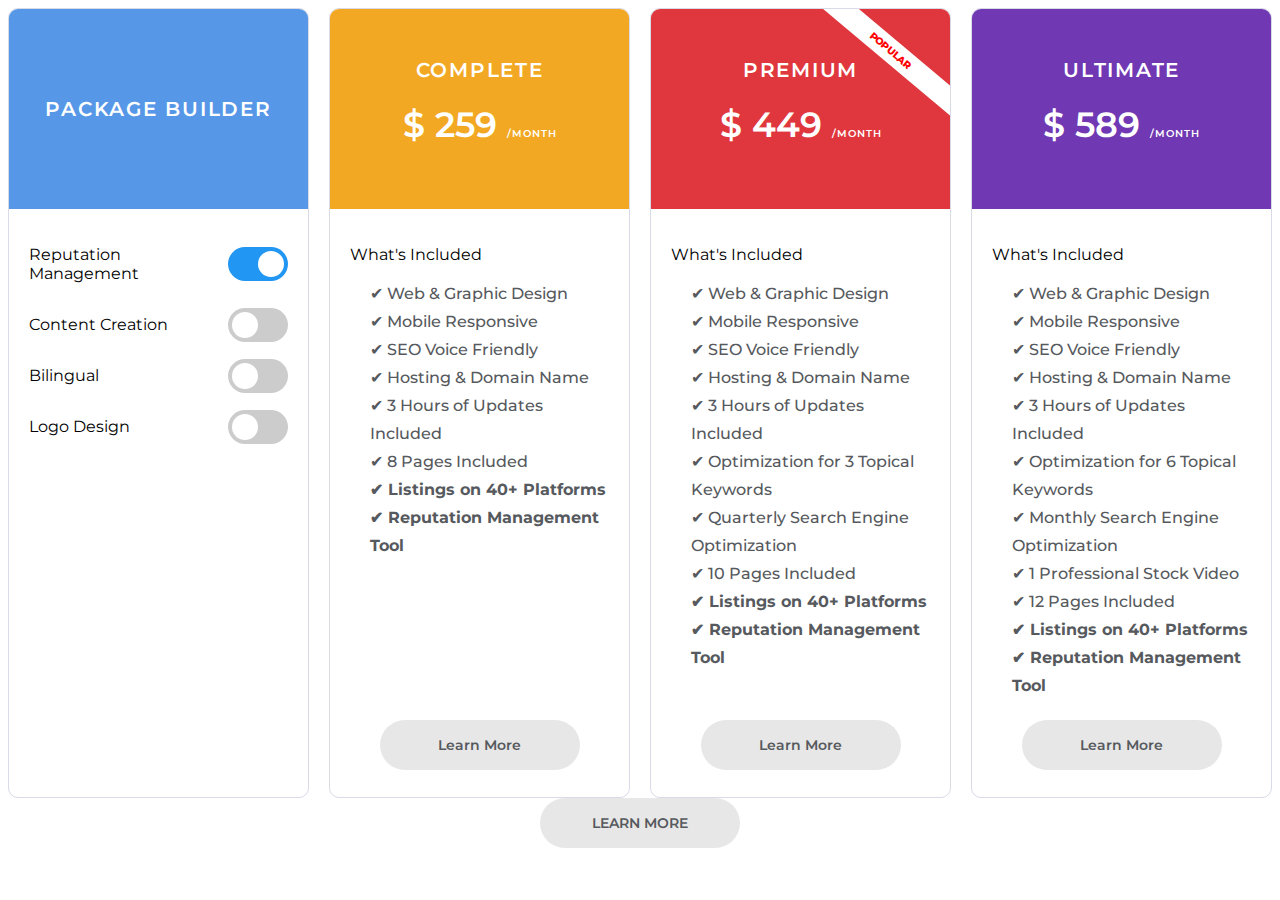
<file: index.html>
<html>
  <head>
    <meta charset="UTF-8">
    <link rel="stylesheet" type="text/css" href="styles.css">
  </head>
  <body>
  <link rel="preconnect" href="https://fonts.googleapis.com">
  <link rel="preconnect" href="https://fonts.gstatic.com" crossorigin>
  <link href="https://fonts.googleapis.com/css2?family=Montserrat:ital,wght@0,100;0,200;0,300;0,400;0,500;0,600;0,700;0,800;0,900;1,100;1,200;1,300;1,400;1,500;1,600;1,700;1,800;1,900&display=swap" rel="stylesheet">



  <!--------------------------- 
------------Write your comments here------------------
--------------------------------------------------------------->

<div class="Price-chart" id="chart">
  <div class="package builder" id="packageBuilder">
   <div class="title">
    <p>
     Package Builder
    </p>
   </div>
   <div class="content">
    <div class="toggle-container" id="checkbox-container">
     <!-- Rounded switch -->
     <div class="switch-container">
      <p>
       Reputation Management
      </p>
      <label class="switch">
       <input checked="" type="checkbox" name="rep-managment" id="myCheck" onclick="checkboxOne()" value="on">
       <span class="slider round">
       </span>
      </label>
     </div>
     <div class="switch-container">
      <p>
       Content Creation
      </p>
      <label class="switch">
       <input unchecked="" type="checkbox" name="content-creation" id="myCheck2" onclick="checkboxTwo()" value="on">
       <span class="slider round">
       </span>
      </label>
     </div>
     <div class="switch-container">
      <p>
       Bilingual
      </p>
      <label class="switch">
       <input type="checkbox" name="bilingual" value="50" id="myCheck3" onclick="checkboxThree()">
       <span class="slider round">
       </span>
      </label>
     </div>
     <div class="switch-container mobile-padding">
      <p>
       Logo Design
      </p>
      <label class="switch">
       <input type="checkbox" name="logo-design" value="25" id="myCheck4" onclick="checkboxFour()">
       <span class="slider round">
       </span>
      </label>
     </div>
    </div>
   </div>
  </div>
  <!--------------------------- 
------------Complete Package------------------
--------------------------------------------------------------->
  <div class="package one" id="package-one">
   <div class="title">
    <p>
     Complete
    </p>
    <p class="price">
     <span class="currency">
      $
     </span>
     <span class="amount-1">
      259
     </span>
     <span class="month">
      /month
     </span>
    </p>
   </div>
   <div class="content">
    <p>
     What's Included
    </p>
    <ul>
     <li>
      ✔ Web &amp; Graphic Design
     </li>
     <li>
      ✔ Mobile Responsive
     </li>
     <li>
      ✔ SEO Voice Friendly
     </li>
     <li>
      ✔ Hosting &amp; Domain Name
     </li>
     <li>
      ✔ 3 Hours of Updates Included
     </li>
     <li>
      ✔ 8 Pages Included
     </li>
     <li id="Platforms-1" style="display:list-item">
      ✔ Listings on 40+ Platforms
     </li>
     <li id="rep-1" style="display:list-item">
      ✔ Reputation Management Tool
     </li>
     <li id="con-1" style="display:none">
      ✔ Professional Content Creation
     </li>
     <li id="bi-1" style="display:none">
      ✔ In-house Website Translation
     </li>
     <li id="logo-1" style="display:none">
      ✔ New Logo or Modernization
     </li>
     <li id="logo-4" style="display:none">
      ✔ Logo Retracing
     </li>
    </ul>
   </div>
   <a href="/business-website-packages" class="cta-btn">
    Learn More
   </a>
  </div>
  <!--------------------------- 
------------Premium Package------------------
--------------------------------------------------------------->
  <div class="package two">
   <div class="title">
    <p>
     Premium
    </p>
    <div class="ctSpecialTag">
     <div class="ctSpecialTagText">
      POPULAR
     </div>
    </div>
    <p class="price">
     <span class="currency">
      $
     </span>
     <span class="amount-2">
      449
     </span>
     <span class="month">
      /month
     </span>
    </p>
   </div>
   <div class="content">
    <p>
     What's Included
    </p>
    <ul>
     <li>
      ✔ Web &amp; Graphic Design
     </li>
     <li>
      ✔ Mobile Responsive
     </li>
     <li>
      ✔ SEO Voice Friendly
     </li>
     <li>
      ✔ Hosting &amp; Domain Name
     </li>
     <li>
      ✔ 3 Hours of Updates Included
     </li>
     <li>
      ✔ Optimization for 3 Topical Keywords
     </li>
     <li>
      ✔ Quarterly Search Engine Optimization
     </li>
     <li>
      ✔ 10 Pages Included
     </li>
     <li id="Platforms-2" style="display:list-item">
      ✔ Listings on 40+ Platforms
     </li>
     <li id="rep-2">
      ✔ Reputation Management Tool
     </li>
     <li id="con-2" style="display:none">
      ✔ Professional Content Creation
     </li>
     <li id="con-v4" style="display:none">
      ✔ SEO-friendly Website Content
     </li>
     <li id="bi-2" style="display:none">
      ✔ In-house Website Translation
     </li>
     <li id="logo-2" style="display:none">
      ✔ New Logo or Modernization
     </li>
     <li id="logo-5" style="display:none">
      ✔ Logo Retracing
     </li>
    </ul>
   </div>
   <a href="/business-website-packages" class="cta-btn">
    Learn More
   </a>
  </div>
  <!--------------------------- 
------------Ultimate Package------------------
--------------------------------------------------------------->
  <div class="package three" id="lastBox">
   <div class="title">
    <p>
     Ultimate
    </p>
    <p class="price">
     <span class="currency">
      $
     </span>
     <span class="amount-3">
      589
     </span>
     <span class="month">
      /month
     </span>
    </p>
   </div>
   <div class="content">
    <p>
     What's Included
    </p>
    <ul>
     <li>
      ✔ Web &amp; Graphic Design
     </li>
     <li>
      ✔ Mobile Responsive
     </li>
     <li>
      ✔ SEO Voice Friendly
     </li>
     <li>
      ✔ Hosting &amp; Domain Name
     </li>
     <li>
      ✔ 3 Hours of Updates Included
     </li>
     <li>
      ✔ Optimization for 6 Topical Keywords
     </li>
     <li>
      ✔ Monthly Search Engine Optimization
     </li>
     <li>
      ✔ 1 Professional Stock Video
     </li>
     <li>
      ✔ 12 Pages Included
     </li>
     <li id="Platforms-3" style="display:list-item">
      ✔ Listings on 40+ Platforms
     </li>
     <li id="rep-3">
      ✔ Reputation Management Tool
     </li>
     <li id="con-3" style="display:none">
      ✔ Professional Content Creation
     </li>
     <li id="con-v5" style="display:none">
      ✔ SEO-friendly Website Content
     </li>
     <li id="bi-3" style="display:none">
      ✔ In-house Website Translation
     </li>
     <li id="logo-3" style="display:none">
      ✔ New Logo or Modernization
     </li>
     <li id="logo-6" style="display:none">
      ✔ Logo Retracing
     </li>
    </ul>
   </div>
   <a href="/business-website-packages" class="cta-btn">
    Learn More
   </a>
  </div>
 </div>
  


  </body>
  <script src="script.js"></script>
</html>




<a value="learn-more-en" label="" type="popup" href="/learn-more-en" raw_url="/site/b65d39dc/learn-more-en?nee=true&amp;ed=true&amp;showOriginal=true&amp;preview=true&amp;dm_try_mode=true&amp;dm_checkSync=1" popup_target="learn-more-en" link_type="popup" class="cta-btn">
  
  
  
  
  <span class="text">LEARN MORE</span> 
</a>
</file>
<file: styles.css>
/* ADD CUSTOM CSS TO THE PAGE - THIS AFFECTS ALL DEVICES */
.Price-chart {
  display: flex;
  width: 100%;
  flex-direction: row;
  justify-content: center;
  align-items: stretch;
  gap: 20px;
}
.package {
  border-radius: 10px;
  border: 1px solid #d8dae5;
  overflow: hidden;
  display: flex;
  flex-direction: column;
  flex: 1;
}

.title {
  text-align: center;
  position: relative;
  text-transform: uppercase;
  color: #fff;
  min-height: 200px;
  display: flex;
  justify-content: center;
  align-items: center;
  flex-direction: column;
  align-content: center;
}
.title p {
  font-size: 20px;
  font-weight: 600;
  letter-spacing: 1.75px;
  line-height: 0;
}
.title .price {
  font-size: 35px;
  font-weight: 600;
  letter-spacing: 0px;
}
.title .currency {
  letter-spacing: 0px;
}
.title .month {
  letter-spacing: 1px;
  font-size: 10px;
  font-weight: 600;
}
.builder .title {
  background: #5697e7;
}
.one .title {
  background: #f2a823;
}
.two .title {
  background: #df373d;
}
.three .title {
  background: #7038b3;
}
.content {
  display: flex;
  flex-direction: column;
  flex-grow: 1;
  padding: 20px;
  text-align: left;
}
p {
  font-family: 'Montserrat', sans-serif;
}
li {
  font-family: 'Montserrat', sans-serif;
  font-size: 16px !important;
  line-height: 28px;
  color: #56595d;
  font-weight: 500;
}
ul {
  padding-left: 20px;
  margin: 0;
  list-style: none;
}
#rep-1,
#rep-2,
#rep-3,
#con-1,
#con-2,
#con-3,
#con-v4,
#con-v5,
#bi-1,
#bi-2,
#bi-3,
#logo-1,
#logo-2,
#logo-3,
#logo-4,
#logo-5,
#logo-6,
#Platforms-1,
#Platforms-2,
#Platforms-3 {
  font-weight: bold !important;
}
.ctSpecialTag {
  position: absolute;
  left: 30%;
  top: 15%;
  width: 100%;
  display: flex;
  align-items: center;
  justify-content: center;
  transform: rotate(40deg);
}

.ctSpecialTagText {
  position: relative;
  color: rgba(255, 0, 0, 1);
  background-color: rgba(255, 255, 255, 1);
  padding: 5px;
  display: block;
  width: 100%;
  height: auto;
  font-family: Montserrat;
  font-weight: 800;
  font-size: 10px;
  margin: 0;
  text-align: center;
  font-size: 10px;
}
.cta-btn {
  display: block;
  text-align: center;
  color: #56595d;
  text-decoration: none;
  font-family: 'Montserrat', sans-serif;
  font-weight: 600;
  background: #e7e7e7;
  font-size: 14px;
  max-width: 200px;
  border-radius: 50px;
  padding: 16px 0;
  margin: 0 auto 27px;
  min-width: 200px;
}
/* slidey btn */
.toggle-container p {
  position: relative;
  display: inline-block;
  width: calc(100% - 60px);
  float: left;
  font-size: 16px;
}
.switch {
  position: relative;
  display: inline-block;
  width: 60px;
  height: 34px;
  float: right;
}

.switch input {
  opacity: 0;
  width: 0;
  height: 0;
}

.slider {
  position: absolute;
  cursor: pointer;
  top: 0;
  left: 0;
  right: 0;
  bottom: 0;
  background-color: #ccc;
  -webkit-transition: 0.4s;
  transition: 0.4s;
}
.switch-container {
  display: flex;
  width: 100%;
  align-items: center;
  justify-content: center;
  flex-direction: row;
  text-align: left;
}
.slider:before {
  position: absolute;
  content: '';
  height: 26px;
  width: 26px;
  left: 4px;
  bottom: 4px;
  background-color: white;
  -webkit-transition: 0.4s;
  transition: 0.4s;
}

input:checked + .slider {
  background-color: #2196f3;
}

input:focus + .slider {
  box-shadow: 0 0 1px #2196f3;
}

input:checked + .slider:before {
  -webkit-transform: translateX(26px);
  -ms-transform: translateX(26px);
  transform: translateX(26px);
}

/* Rounded sliders */
.slider.round {
  border-radius: 34px;
}

.slider.round:before {
  border-radius: 50%;
}
.builder.clone {
  display: none;
}
/*end slidey btn */
/* tablet */
@media (max-width: 1024px) {
  .switch-container {
    display: flex;
    width: 25%;
    align-items: center;
    justify-content: center;
    flex-direction: column;
    text-align: center;
  }
  .switch {
    postion: relative;
  }

  .package.builder {
    flex: 0 0 100%;
  }
  .Price-chart {
    flex-wrap: wrap;
  }
  .package.builder .title {
    min-height: 100px;
  }
  .toggle-container {
    display: flex;
    align-items: center;
    justify-conter: center;
    flex-wrap: wrap;
  }
  .toggle-container p {
    min-height: 22px;
  }
}
@media (max-width: 767px) {
  .switch-container {
    display: flex;
    width: 100%;
    align-items: center;
    justify-content: center;
    flex-direction: row;
    text-align: center;
  }
  .package.builder .title {
    min-height: 60px;
  }
  .toggle-container p {
    min-height: auto;
    text-align: left;
    font-size: 12px;
  }
  .slider {
    height: 28px;
    width: 50px;
  }
  .switch {
    width: 50px;
    height: 30px;
  }
  input:checked + .slider:before {
    -webkit-transform: translateX(20px);
    -ms-transform: translateX(20px);
    transform: translateX(20px);
  }
  .slider:before {
    position: absolute;
    content: '';
    height: 20px;
    width: 20px;
    left: 4px;
    bottom: 4px;
    background-color: white;
    -webkit-transition: 0.4s;
    transition: 0.4s;
  }
  .package {
    flex: 0 0 100%;
  }
  .builder.active {
    position: fixed;
    bottom: 0;
    left: 0;
    background: #fff;
  }
  .builder.initialized {
    -webkit-animation: slideout 0.7s forwards;
    animation: slideout 0.7s forwards;
  }
  body.sticky-z .builder {
    -webkit-animation: slidein 0.7s forwards;
    animation: slidein 0.7s forwards;
  }
  .builder {
    background: #fff;
    display: block;
  }
  .builder {
    z-index: 99;
  }
}
</file>
